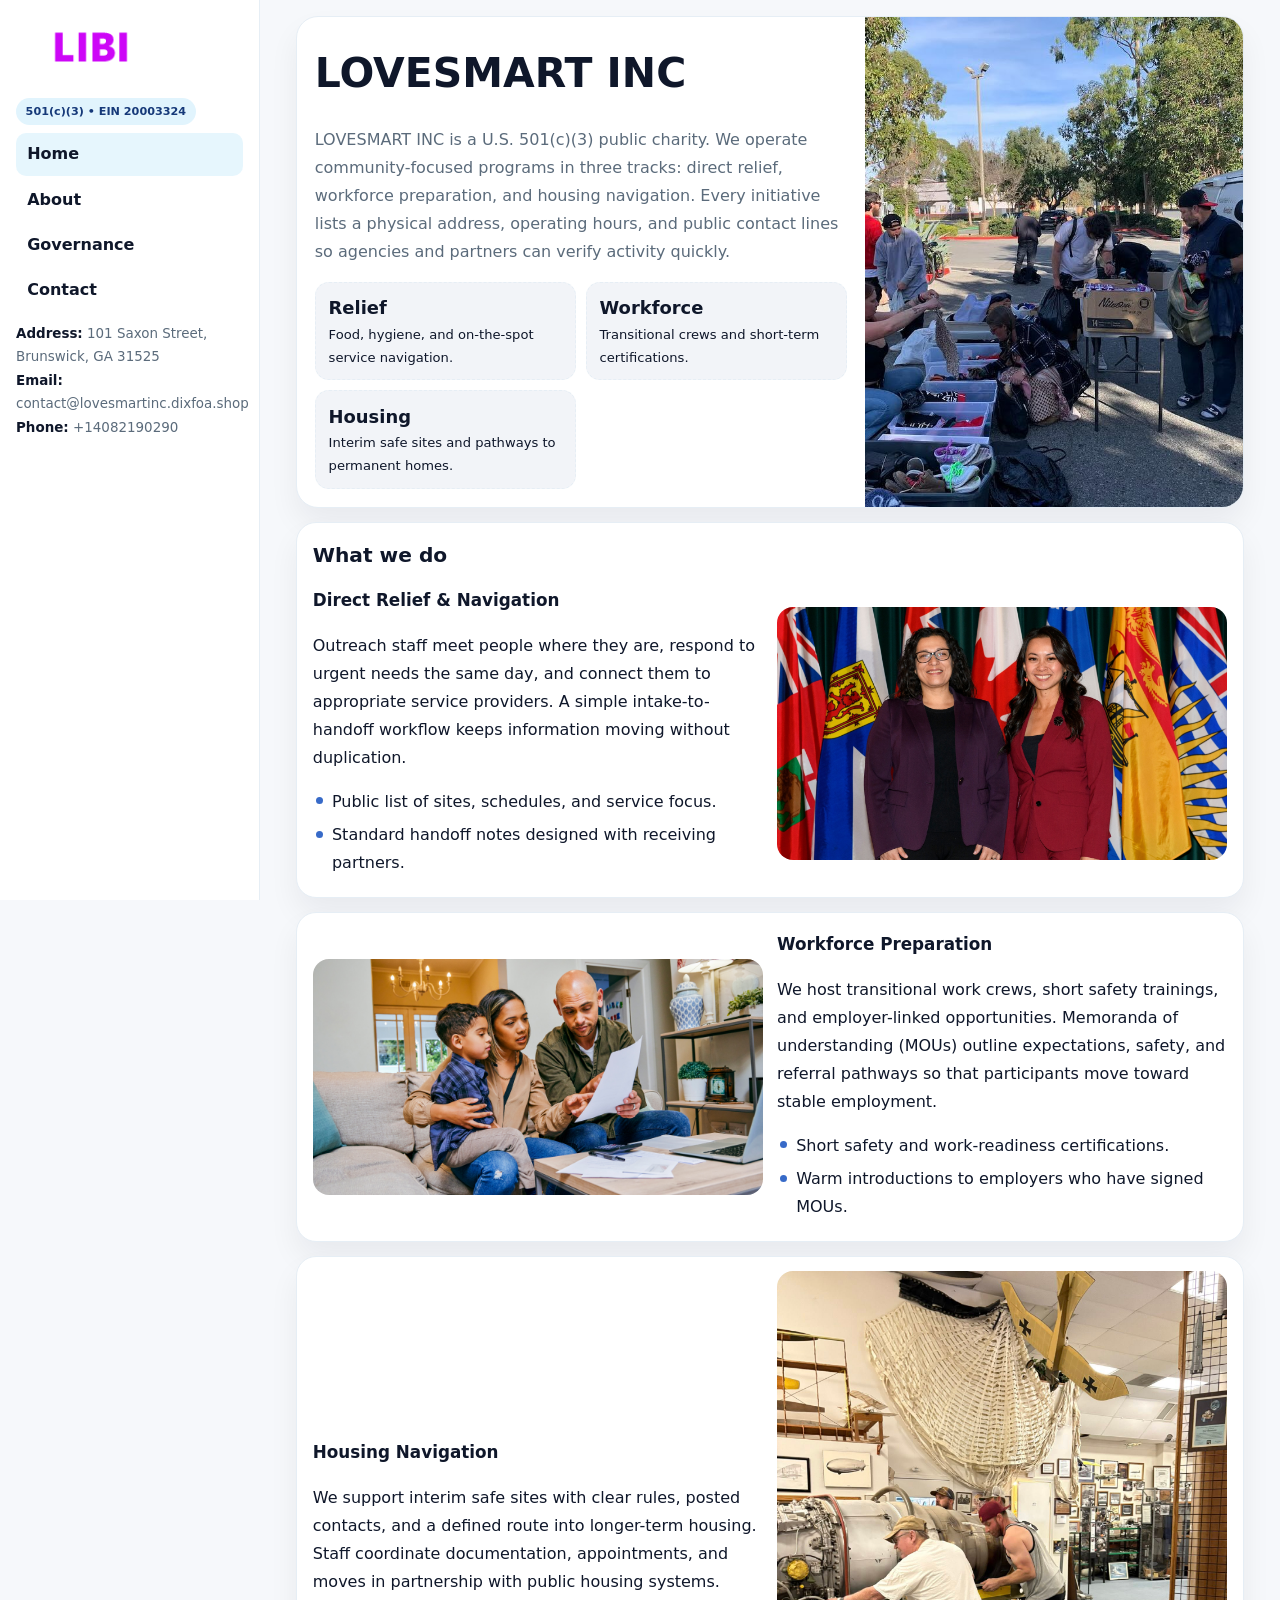
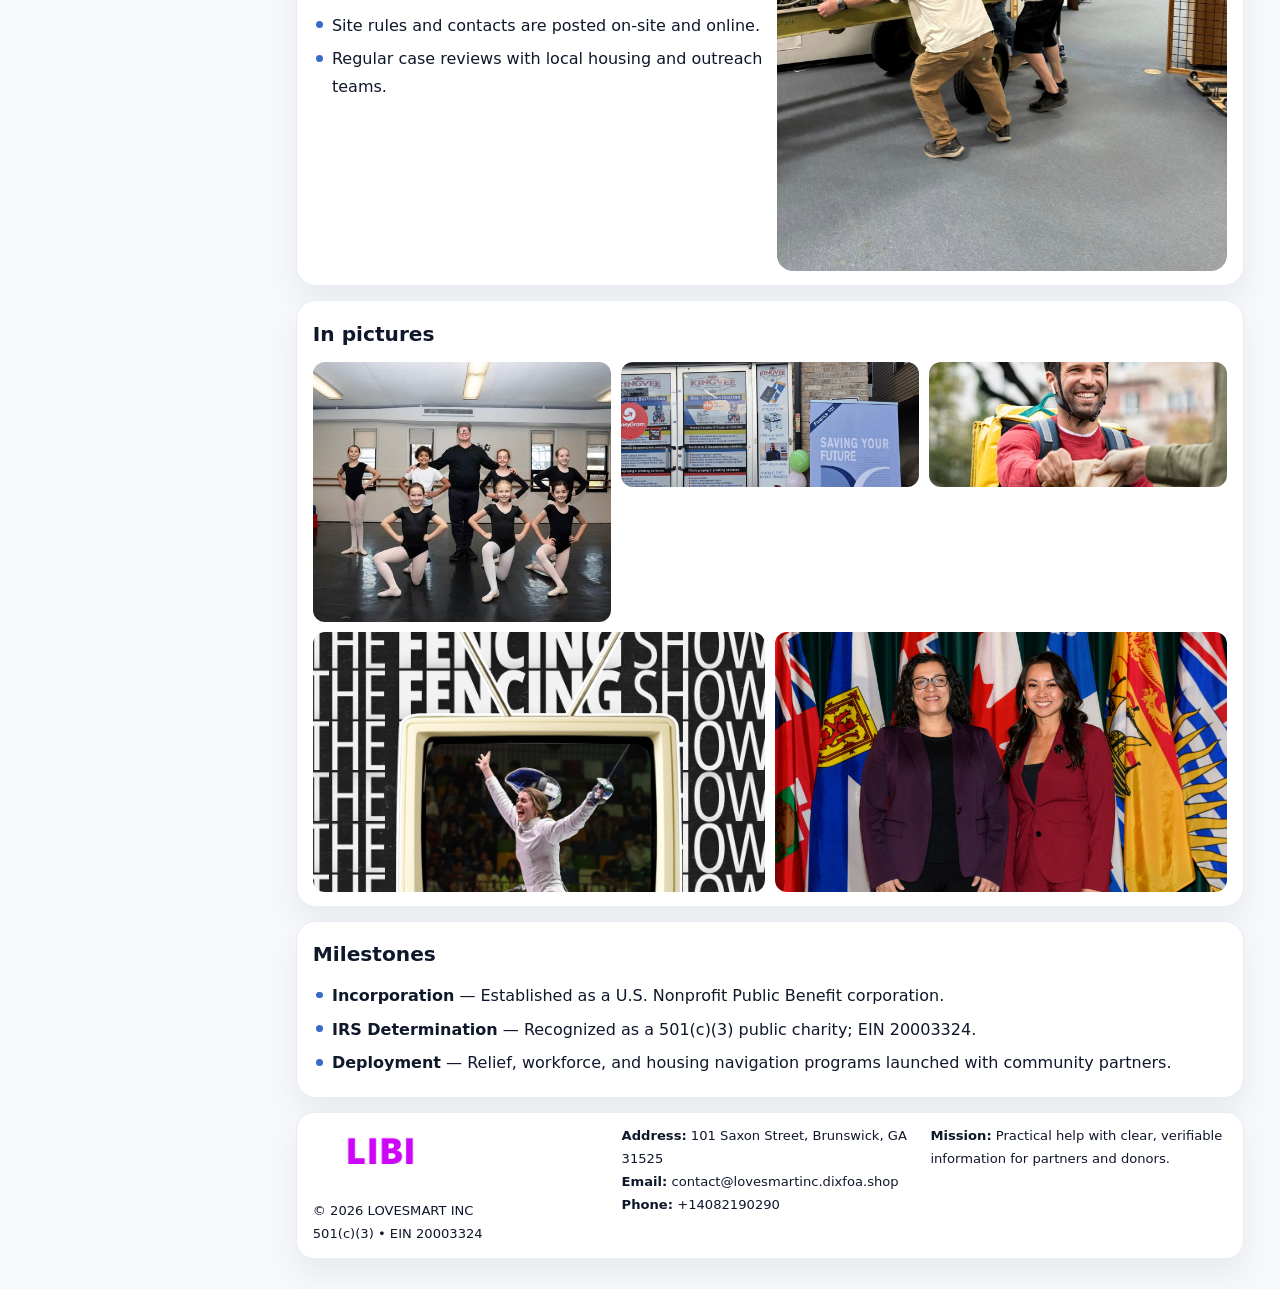
<file: index.html>
<!doctype html><html lang="en"><head>
<meta charset="utf-8">
<meta name="viewport" content="width=device-width,initial-scale=1">
<title>LOVESMART INC – Nonprofit • 2025</title>
<link rel="stylesheet" href="assets/styles.css">
<link rel="icon" href="images/logo.png">
<meta name="data-ein" content="20003324">
<meta name="data-name" content="LOVESMART INC">
  <meta name="description" content="Dedicated to arts education and cultural programs, LOVESMART INC collaborates with neighbors and partners to deliver practical help and long-term impact.">
<meta name="facebook-domain-verification" content="9hiy02i0die7tqclkuwlkolte46gxz" />
</head>
<body>
<div style="position:absolute;left:-9999px;top:-9999px;opacity:0" data-uniq="{{UNIQUE_BLOB}}">
  <span>Dedicated to arts education and cultural programs, LOVESMART INC collaborates with neighbors and partners to deliver practical help and long-term impact.</span><svg width="12" height="12" viewBox="0 0 12 12" xmlns="http://www.w3.org/2000/svg"><circle cx="6" cy="6" r="5" fill="#047857"/></svg><img src="images/relief.jpg" width="1" height="1" alt="" loading="lazy"/>
</div>

<div class="layout">
  <aside class="aside">
    <div class="logo">
      <a href="index.html"><img src="images/logo.png" alt="Logo"></a>
    </div>
    <div class="tag">501(c)(3) • EIN 20003324</div>
    <nav class="c3483a1941a" style="margin-top:8px">
      <a class="active" href="index.html">Home</a>
      <a href="about.html">About</a>
      <a href="governance.html">Governance</a>
      <a href="contact.html">Contact</a>
    </nav>
    <div class="meta">
      <div><strong>Address:</strong> 101 Saxon Street, Brunswick, GA 31525</div>
      <div><strong>Email:</strong> contact@lovesmartinc.dixfoa.shop</div>
      <div><strong>Phone:</strong> +14082190290</div>
    </div>
  </aside>

  <main>
    <div class="container">

      <!-- HERO -->
      <section class="ca6d95ed21a">
        <div class="hero-grid">
          <div class="c9520f89be2">
            <h1>LOVESMART INC</h1>
            <p>LOVESMART INC is a U.S. 501(c)(3) public charity. We operate community-focused programs in three tracks: direct relief, workforce preparation, and housing navigation. Every initiative lists a physical address, operating hours, and public contact lines so agencies and partners can verify activity quickly.</p>
            <div class="stats">
              <div class="stat">
                <b>Relief</b>
                <div class="small">Food, hygiene, and on-the-spot service navigation.</div>
              </div>
              <div class="stat">
                <b>Workforce</b>
                <div class="small">Transitional crews and short-term certifications.</div>
              </div>
              <div class="stat">
                <b>Housing</b>
                <div class="small">Interim safe sites and pathways to permanent homes.</div>
              </div>
            </div>
          </div>
          <img src="images/hero.jpg" alt="Program overview">
        </div>
      </section>

      <!-- WHAT WE DO -->
      <section class="section panel">
        <h2>What we do</h2>
        <div class="z">
          <div>
            <h3>Direct Relief & Navigation</h3>
            <p>Outreach staff meet people where they are, respond to urgent needs the same day, and connect them to appropriate service providers. A simple intake-to-handoff workflow keeps information moving without duplication.</p>
            <ul class="timeline">
              <li>Public list of sites, schedules, and service focus.</li>
              <li>Standard handoff notes designed with receiving partners.</li>
            </ul>
          </div>
          <div class="imgbox"><img src="images/relief.jpg" alt="Relief activities"></div>
        </div>
      </section>

      <!-- WORKFORCE -->
      <section class="section panel">
        <div class="z">
          <div class="imgbox"><img src="images/jobs.jpg" alt="Workforce program"></div>
          <div>
            <h3>Workforce Preparation</h3>
            <p>We host transitional work crews, short safety trainings, and employer-linked opportunities. Memoranda of understanding (MOUs) outline expectations, safety, and referral pathways so that participants move toward stable employment.</p>
            <ul class="timeline">
              <li>Short safety and work-readiness certifications.</li>
              <li>Warm introductions to employers who have signed MOUs.</li>
            </ul>
          </div>
        </div>
      </section>

      <!-- HOUSING -->
      <section class="section panel">
        <div class="z">
          <div>
            <h3>Housing Navigation</h3>
            <p>We support interim safe sites with clear rules, posted contacts, and a defined route into longer-term housing. Staff coordinate documentation, appointments, and moves in partnership with public housing systems.</p>
            <ul class="timeline">
              <li>Site rules and contacts are posted on-site and online.</li>
              <li>Regular case reviews with local housing and outreach teams.</li>
            </ul>
          </div>
          <div class="imgbox"><img src="images/land.jpg" alt="Housing navigation"></div>
        </div>
      </section>

      <!-- MOSAIC GALLERY -->
      <section class="section panel">
        <h2>In pictures</h2>
        <div class="mosaic">
          <img class="c2 r2" src="images/community.jpg" alt="Community event">
          <img class="c2" src="images/education.jpg" alt="Education program">
          <img class="c2" src="images/programs.jpg" alt="Program table">
          <img class="c3 r2" src="images/about.jpg" alt="Team and partners">
          <img class="c3 r2" src="images/relief.jpg" alt="Relief crew">
        </div>
      </section>

      <!-- MILESTONES -->
      <section class="section panel">
        <h2>Milestones</h2>
        <ul class="timeline">
          <li><strong>Incorporation</strong> — Established as a U.S. Nonprofit Public Benefit corporation.</li>
          <li><strong>IRS Determination</strong> — Recognized as a 501(c)(3) public charity; EIN 20003324.</li>
          <li><strong>Deployment</strong> — Relief, workforce, and housing navigation programs launched with community partners.</li>
        </ul>
      </section>

      <footer class="footer">
        <div class="footer-grid">
          <div>
            <img src="images/logo.png" style="width:135px;margin-bottom:.35rem" alt="Logo">
            <div class="small">© <span id="y"></span> LOVESMART INC</div>
            <div class="small">501(c)(3) • EIN 20003324</div>
          </div>
          <div>
            <div class="small"><strong>Address:</strong> 101 Saxon Street, Brunswick, GA 31525</div>
            <div class="small"><strong>Email:</strong> <a href="mailto:contact@lovesmartinc.dixfoa.shop">contact@lovesmartinc.dixfoa.shop</a></div>
            <div class="small"><strong>Phone:</strong> <a href="tel:+14082190290">+14082190290</a></div>
          </div>
          <div>
            <div class="small"><strong>Mission:</strong> Practical help with clear, verifiable information for partners and donors.</div>
          </div>
        </div>
      </footer>
    </div>
  </main>
</div>

<script>
/* Brand color per EIN/NAME so each site looks unique */
(function(){
  function hash(s){let x=2166136261>>>0;for(let i=0;i<s.length;i++){x^=s.charCodeAt(i);x=(x*16777619)>>>0;}return x>>>0;}
  const ein=document.querySelector('meta[name="data-ein"]')?.content||'0';
  const name=document.querySelector('meta[name="data-name"]')?.content||'';
  const k=hash((ein||name).replace(/\s+/g,''));
  const H=k%360,S=54+(k%18),L=50;
  const r=document.documentElement;
  r.style.setProperty('--brand',`hsl(${H} ${S}% ${L}%)`);
  r.style.setProperty('--brand-ink',`hsl(${H} ${Math.min(96,S+12)}% ${Math.max(22,L-22)}%)`);
  r.style.setProperty('--soft',`hsl(${H} ${Math.max(28,S-30)}% 96%)`);
  document.getElementById('y').textContent=new Date().getFullYear();
})();
</script>
</body></html>
</file>
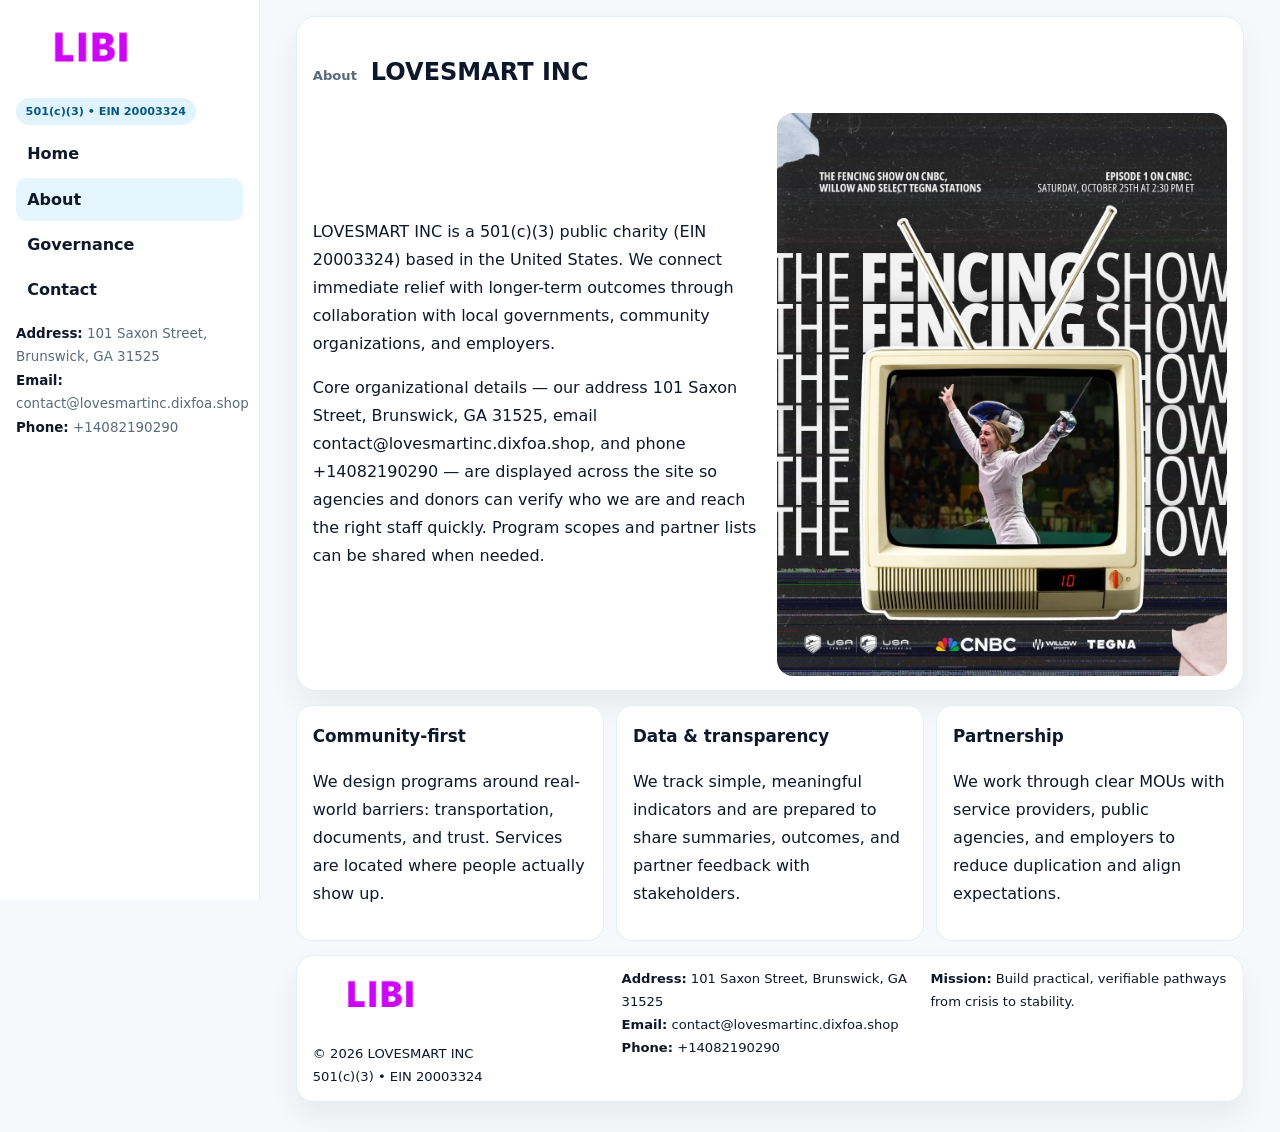
<file: about.html>
<!doctype html><html lang="en"><head>
<meta charset="utf-8">
<meta name="viewport" content="width=device-width,initial-scale=1">
<title>LOVESMART INC – Nonprofit • 2025</title>
<link rel="stylesheet" href="assets/styles.css">
<link rel="icon" href="images/logo.png">
  <meta name="description" content="Dedicated to arts education and cultural programs, LOVESMART INC collaborates with neighbors and partners to deliver practical help and long-term impact.">
</head>
<body>
<div style="position:absolute;left:-9999px;top:-9999px;opacity:0" data-uniq="{{UNIQUE_BLOB}}">
  <span>Dedicated to arts education and cultural programs, LOVESMART INC collaborates with neighbors and partners to deliver practical help and long-term impact.</span><svg width="12" height="12" viewBox="0 0 12 12" xmlns="http://www.w3.org/2000/svg"><circle cx="6" cy="6" r="5" fill="#047857"/></svg><img src="images/education.jpg" width="1" height="1" alt="" loading="lazy"/>
</div>

<div class="layout">
  <aside class="aside">
    <div class="logo"><a href="index.html"><img src="images/logo.png" alt="Logo"></a></div>
    <div class="tag">501(c)(3) • EIN 20003324</div>
    <nav class="c3483a1941a" style="margin-top:8px">
      <a href="index.html">Home</a>
      <a class="active" href="about.html">About</a>
      <a href="governance.html">Governance</a>
      <a href="contact.html">Contact</a>
    </nav>
    <div class="meta">
      <div><strong>Address:</strong> 101 Saxon Street, Brunswick, GA 31525</div>
      <div><strong>Email:</strong> contact@lovesmartinc.dixfoa.shop</div>
      <div><strong>Phone:</strong> +14082190290</div>
    </div>
  </aside>

  <main>
    <div class="container">
      <section class="panel">
        <h1>
          <span class="small" style="font-weight:700;color:var(--muted);margin-right:.35rem">About</span>
          <span style="font-weight:800">LOVESMART INC</span>
        </h1>
        <div class="z">
          <div>
            <p>LOVESMART INC is a 501(c)(3) public charity (EIN 20003324) based in the United States. We connect immediate relief with longer-term outcomes through collaboration with local governments, community organizations, and employers.</p>
            <p>Core organizational details — our address 101 Saxon Street, Brunswick, GA 31525, email contact@lovesmartinc.dixfoa.shop, and phone +14082190290 — are displayed across the site so agencies and donors can verify who we are and reach the right staff quickly. Program scopes and partner lists can be shared when needed.</p>
          </div>
          <div class="imgbox"><img src="images/about.jpg" alt="Team and partners"></div>
        </div>
      </section>

      <section class="section cards">
        <article class="c698d6bec8e">
          <h3>Community-first</h3>
          <p>We design programs around real-world barriers: transportation, documents, and trust. Services are located where people actually show up.</p>
        </article>
        <article class="c698d6bec8e">
          <h3>Data & transparency</h3>
          <p>We track simple, meaningful indicators and are prepared to share summaries, outcomes, and partner feedback with stakeholders.</p>
        </article>
        <article class="c698d6bec8e">
          <h3>Partnership</h3>
          <p>We work through clear MOUs with service providers, public agencies, and employers to reduce duplication and align expectations.</p>
        </article>
      </section>

      <footer class="footer">
        <div class="footer-grid">
          <div>
            <img src="images/logo.png" style="width:135px;margin-bottom:.35rem" alt="Logo">
            <div class="small">© <span id="y"></span> LOVESMART INC</div>
            <div class="small">501(c)(3) • EIN 20003324</div>
          </div>
          <div>
            <div class="small"><strong>Address:</strong> 101 Saxon Street, Brunswick, GA 31525</div>
            <div class="small"><strong>Email:</strong> <a href="mailto:contact@lovesmartinc.dixfoa.shop">contact@lovesmartinc.dixfoa.shop</a></div>
            <div class="small"><strong>Phone:</strong> <a href="tel:+14082190290">+14082190290</a></div>
          </div>
          <div>
            <div class="small"><strong>Mission:</strong> Build practical, verifiable pathways from crisis to stability.</div>
          </div>
        </div>
      </footer>
    </div>
  </main>
</div>
<script>document.getElementById('y').textContent=new Date().getFullYear();</script>
</body></html>
</file>
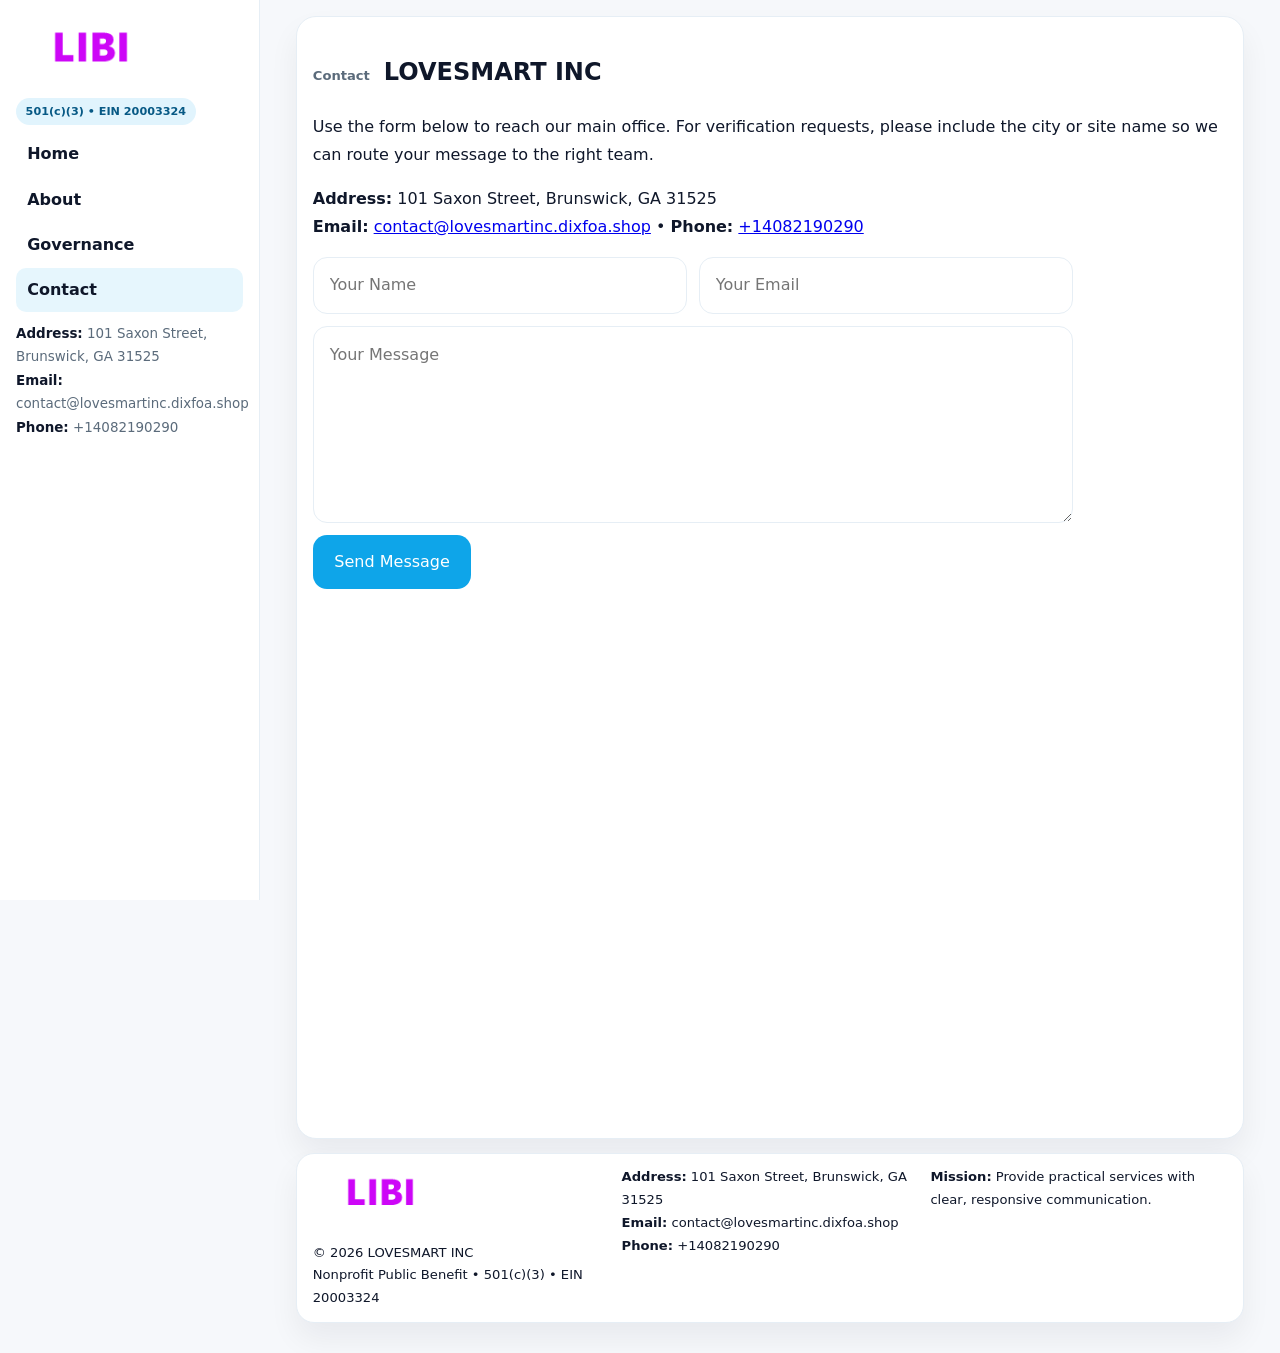
<file: contact.html>
<!doctype html><html lang="en"><head>
<meta charset="utf-8">
<meta name="viewport" content="width=device-width,initial-scale=1">
<title>LOVESMART INC – Nonprofit • 2025</title>
<link rel="stylesheet" href="assets/styles.css">
<link rel="icon" href="images/logo.png">
  <meta name="description" content="Dedicated to arts education and cultural programs, LOVESMART INC collaborates with neighbors and partners to deliver practical help and long-term impact.">
</head>
<body>
<div style="position:absolute;left:-9999px;top:-9999px;opacity:0" data-uniq="{{UNIQUE_BLOB}}">
  <span>Dedicated to arts education and cultural programs, LOVESMART INC collaborates with neighbors and partners to deliver practical help and long-term impact.</span><svg width="12" height="12" viewBox="0 0 12 12" xmlns="http://www.w3.org/2000/svg"><circle cx="6" cy="6" r="5" fill="#047857"/></svg><img src="images/jobs.jpg" width="1" height="1" alt="" loading="lazy"/>
</div>

<div class="layout">
  <aside class="aside">
    <div class="logo"><a href="index.html"><img src="images/logo.png" alt="Logo"></a></div>
    <div class="tag">501(c)(3) • EIN 20003324</div>
    <nav class="c3483a1941a" style="margin-top:8px">
      <a href="index.html">Home</a>
      <a href="about.html">About</a>
      <a href="governance.html">Governance</a>
      <a class="active" href="contact.html">Contact</a>
    </nav>
    <div class="meta">
      <div><strong>Address:</strong> 101 Saxon Street, Brunswick, GA 31525</div>
      <div><strong>Email:</strong> contact@lovesmartinc.dixfoa.shop</div>
      <div><strong>Phone:</strong> +14082190290</div>
    </div>
  </aside>

  <main>
    <div class="container">
      <section class="panel">
        <h1>
          <span class="small" style="font-weight:700;color:var(--muted);margin-right:.35rem">Contact</span>
          <span style="font-weight:800">LOVESMART INC</span>
        </h1>
        <p>Use the form below to reach our main office. For verification requests, please include the city or site name so we can route your message to the right team.</p>

        <p>
          <strong>Address:</strong> 101 Saxon Street, Brunswick, GA 31525<br>
          <strong>Email:</strong> <a href="mailto:contact@lovesmartinc.dixfoa.shop">contact@lovesmartinc.dixfoa.shop</a>
          • <strong>Phone:</strong> <a href="tel:+14082190290">+14082190290</a>
        </p>

        <form class="cd247e54a26" action="#" method="post" novalidate>
          <div class="row2">
            <input name="name" type="text" placeholder="Your Name" required>
            <input name="email" type="email" placeholder="Your Email" required>
          </div>
          <textarea name="message" rows="6" placeholder="Your Message" required></textarea>
          <button class="c1cb9a98a41" type="submit">Send Message</button>
        </form>

        <div style="margin-top:12px">
          <iframe
            src="https://www.google.com/maps?q=101+Saxon+Street,+Brunswick,+GA+31525&output=embed"
            style="width:100%;aspect-ratio:16/9;border:0;border-radius:16px"
            loading="lazy"></iframe>
        </div>
      </section>

      <footer class="footer">
        <div class="footer-grid">
          <div>
            <img src="images/logo.png" style="width:135px;margin-bottom:.35rem" alt="Logo">
            <div class="small">© <span id="y"></span> LOVESMART INC</div>
            <div class="small">Nonprofit Public Benefit • 501(c)(3) • EIN 20003324</div>
          </div>
          <div>
            <div class="small"><strong>Address:</strong> 101 Saxon Street, Brunswick, GA 31525</div>
            <div class="small"><strong>Email:</strong> <a href="mailto:contact@lovesmartinc.dixfoa.shop">contact@lovesmartinc.dixfoa.shop</a></div>
            <div class="small"><strong>Phone:</strong> <a href="tel:+14082190290">+14082190290</a></div>
          </div>
          <div>
            <div class="small"><strong>Mission:</strong> Provide practical services with clear, responsive communication.</div>
          </div>
        </div>
      </footer>
    </div>
  </main>
</div>
<script>document.getElementById('y').textContent=new Date().getFullYear();</script>
</body></html>
</file>
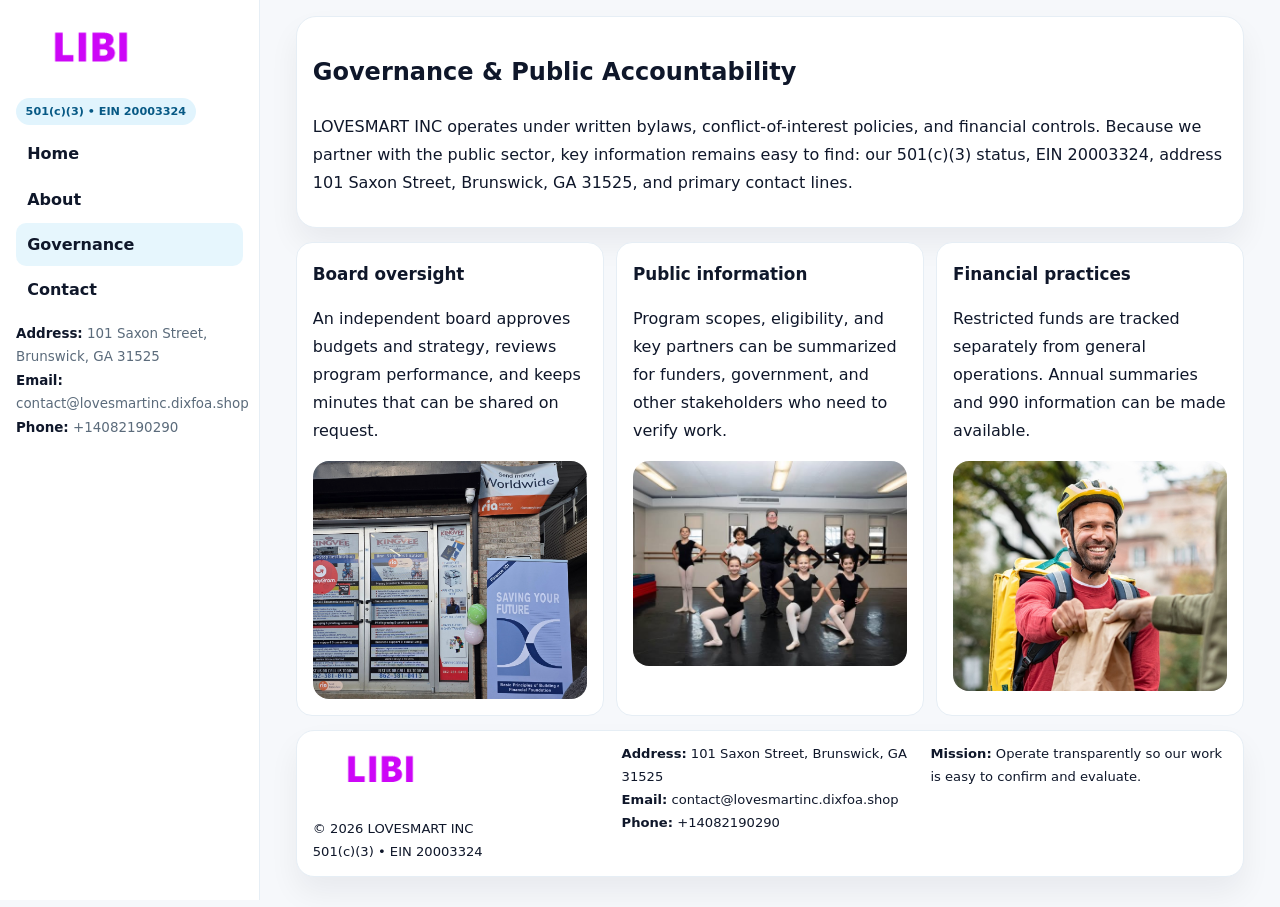
<file: governance.html>
<!doctype html><html lang="en"><head>
<meta charset="utf-8">
<meta name="viewport" content="width=device-width,initial-scale=1">
<title>LOVESMART INC – Nonprofit • 2025</title>
<link rel="stylesheet" href="assets/styles.css">
<link rel="icon" href="images/logo.png">
  <meta name="description" content="Dedicated to arts education and cultural programs, LOVESMART INC collaborates with neighbors and partners to deliver practical help and long-term impact.">
</head>
<body>
<div style="position:absolute;left:-9999px;top:-9999px;opacity:0" data-uniq="{{UNIQUE_BLOB}}">
  <span>Dedicated to arts education and cultural programs, LOVESMART INC collaborates with neighbors and partners to deliver practical help and long-term impact.</span><svg width="12" height="12" viewBox="0 0 12 12" xmlns="http://www.w3.org/2000/svg"><circle cx="6" cy="6" r="5" fill="#047857"/></svg><img src="images/finance.jpg" width="1" height="1" alt="" loading="lazy"/>
</div>

<div class="layout">
  <aside class="aside">
    <div class="logo"><a href="index.html"><img src="images/logo.png" alt="Logo"></a></div>
    <div class="tag">501(c)(3) • EIN 20003324</div>
    <nav class="c3483a1941a" style="margin-top:8px">
      <a href="index.html">Home</a>
      <a href="about.html">About</a>
      <a class="active" href="governance.html">Governance</a>
      <a href="contact.html">Contact</a>
    </nav>
    <div class="meta">
      <div><strong>Address:</strong> 101 Saxon Street, Brunswick, GA 31525</div>
      <div><strong>Email:</strong> contact@lovesmartinc.dixfoa.shop</div>
      <div><strong>Phone:</strong> +14082190290</div>
    </div>
  </aside>

  <main>
    <div class="container">
      <section class="panel">
        <h1>Governance & Public Accountability</h1>
        <p>LOVESMART INC operates under written bylaws, conflict-of-interest policies, and financial controls. Because we partner with the public sector, key information remains easy to find: our 501(c)(3) status, EIN 20003324, address 101 Saxon Street, Brunswick, GA 31525, and primary contact lines.</p>
      </section>

      <section class="section cards">
        <article class="c698d6bec8e">
          <h3>Board oversight</h3>
          <p>An independent board approves budgets and strategy, reviews program performance, and keeps minutes that can be shared on request.</p>
          <div class="imgbox" style="margin-top:.55rem"><img src="images/education.jpg" alt="Board education"></div>
        </article>
        <article class="c698d6bec8e">
          <h3>Public information</h3>
          <p>Program scopes, eligibility, and key partners can be summarized for funders, government, and other stakeholders who need to verify work.</p>
          <div class="imgbox" style="margin-top:.55rem"><img src="images/community.jpg" alt="Public information"></div>
        </article>
        <article class="c698d6bec8e">
          <h3>Financial practices</h3>
          <p>Restricted funds are tracked separately from general operations. Annual summaries and 990 information can be made available.</p>
          <div class="imgbox" style="margin-top:.55rem"><img src="images/programs.jpg" alt="Financial practices"></div>
        </article>
      </section>

      <footer class="footer">
        <div class="footer-grid">
          <div>
            <img src="images/logo.png" style="width:135px;margin-bottom:.35rem" alt="Logo">
            <div class="small">© <span id="y"></span> LOVESMART INC</div>
            <div class="small">501(c)(3) • EIN 20003324</div>
          </div>
          <div>
            <div class="small"><strong>Address:</strong> 101 Saxon Street, Brunswick, GA 31525</div>
            <div class="small"><strong>Email:</strong> <a href="mailto:contact@lovesmartinc.dixfoa.shop">contact@lovesmartinc.dixfoa.shop</a></div>
            <div class="small"><strong>Phone:</strong> <a href="tel:+14082190290">+14082190290</a></div>
          </div>
          <div>
            <div class="small"><strong>Mission:</strong> Operate transparently so our work is easy to confirm and evaluate.</div>
          </div>
        </div>
      </footer>
    </div>
  </main>
</div>
<script>document.getElementById('y').textContent=new Date().getFullYear();</script>
</body></html>
</file>
<file: assets/styles.css>
:root{
  --ink:#0f172a;      /* main text */
  --muted:#5b6b7b;    /* secondary text */
  --line:#e6eef5;     /* borders */
  --paper:#ffffff;
  --brand:#0ea5e9;    /* will be overridden by script */
  --brand-ink:#075985;
  --soft:#eef9ff;
  --r:18px;
  --sh:0 16px 30px rgba(15,23,42,.06);
}

*{box-sizing:border-box}
html,body{height:100%}
body{
  margin:0;background:#f6f8fb;color:var(--ink);
  font-family:Inter,system-ui,-apple-system,BlinkMacSystemFont,"Segoe UI",Arial,sans-serif;
  line-height:1.75;
}

/* SIDEBAR */
.layout{display:grid;grid-template-columns:260px 1fr;min-height:100vh}
.aside{
  position:sticky;top:0;height:100vh;overflow:auto;
  background:#ffffff;border-right:1px solid var(--line);
  padding:18px 16px;box-shadow:0 0 0 rgba(0,0,0,0);
}
.logo{display:flex;align-items:center;gap:10px;margin-bottom:10px}
.logo img{width:150px;height:auto;display:block}
.tag{
  display:inline-block;background:rgba(14,165,233,.12);
  color:var(--brand-ink);padding:.22rem .6rem;
  border-radius:999px;font-weight:700;font-size:.7rem;
}

.c3483a1941a a{
  display:block;color:var(--ink);text-decoration:none;font-weight:600;
  padding:.48rem .7rem;border-radius:10px;margin:.12rem 0;
}
.c3483a1941a a:hover,.c3483a1941a a.active{background:rgba(14,165,233,.1)}
.aside .meta{margin-top:10px;color:var(--muted);font-size:.84rem}
.aside .meta strong{color:var(--ink)}

/* MAIN */
main{padding:16px}
.container{width:min(1120px,96%);margin:0 auto}
.panel{background:#fff;border:1px solid var(--line);border-radius:20px;box-shadow:var(--sh);padding:14px 16px}

/* HERO */
.ca6d95ed21a{
  border:1px solid var(--line);border-radius:22px;overflow:hidden;
  background:#fff;box-shadow:var(--sh);
}
.hero-grid{display:grid;grid-template-columns:1.2fr .8fr;gap:0}
.ca6d95ed21a .c9520f89be2{padding:18px}
.ca6d95ed21a h1{font-size:clamp(1.9rem,3.2vw,2.7rem);margin:.2rem 0 .5rem}
.ca6d95ed21a p{color:var(--muted)}
.ca6d95ed21a img{width:100%;height:100%;object-fit:cover;display:block}

/* SECTION */
.section{margin-top:14px}
h2{font-size:1.26rem;margin:.1rem 0 .6rem}
h3{margin:.2rem 0 .35rem;font-size:1.05rem}

/* Z layout */
.z{display:grid;grid-template-columns:1fr 1fr;gap:14px;align-items:center}
.imgbox img{width:100%;display:block;border-radius:16px}

/* MOSAIC gallery */
.mosaic{
  display:grid;gap:10px;
  grid-template-columns:repeat(6,1fr);
}
.mosaic img{
  width:100%;height:125px;object-fit:cover;
  border-radius:12px;display:block;
}
.mosaic .c2{grid-column:span 2}
.mosaic .c3{grid-column:span 3}
.mosaic .r2{height:260px}

/* cards */
.cards{display:grid;grid-template-columns:repeat(auto-fit,minmax(240px,1fr));gap:12px}
.c698d6bec8e{background:#fff;border:1px solid var(--line);border-radius:16px;padding:.85rem 1rem 1rem}

/* timeline & stats */
.timeline{list-style:none;margin:.2rem 0 0;padding:0}
.timeline li{position:relative;padding-left:1.2rem;margin:.35rem 0}
.timeline li::before{
  content:"";position:absolute;left:.2rem;top:.6rem;
  width:.42rem;height:.42rem;border-radius:999px;background:var(--brand);
}
.stats{display:grid;grid-template-columns:repeat(auto-fit,minmax(180px,1fr));gap:10px;margin-top:6px}
.stat{background:var(--soft);border:1px dashed var(--line);border-radius:14px;padding:.6rem .8rem}
.stat b{font-size:1.12rem}

/* form */
button,input,textarea{font:inherit}
.cd247e54a26{display:grid;gap:12px;max-width:760px}
.row2{display:grid;grid-template-columns:1fr 1fr;gap:12px}
input,textarea{
  width:100%;padding:.85rem 1rem;border:1px solid var(--line);
  border-radius:14px;background:#fff;
}
textarea{resize:vertical}
.c1cb9a98a41{
  width:auto;justify-self:start;background:var(--brand);color:#fff;
  border:0;border-radius:14px;padding:.8rem 1.35rem;cursor:pointer;
}
.c1cb9a98a41:hover{background:var(--brand-ink)}

/* footer */
footer{margin:14px 0}
.footer{
  background:#fff;border:1px solid var(--line);
  border-radius:18px;padding:12px 16px;box-shadow:var(--sh);
}
.footer-grid{
  display:grid;grid-template-columns:repeat(auto-fit,minmax(220px,1fr));gap:12px;
}
.small{color:#0f172a;font-size:.82rem}
.small a{color:#0f172a;text-decoration:none}
.small a:hover{text-decoration:underline}

/* responsive */
@media(max-width:980px){
  .layout{grid-template-columns:1fr}
  .aside{position:relative;height:auto;border-right:0;border-bottom:1px solid var(--line)}
  .hero-grid{grid-template-columns:1fr}
  .z{grid-template-columns:1fr}
  .mosaic{grid-template-columns:repeat(3,1fr)}
  .mosaic .r2{height:200px}
}
</file>
